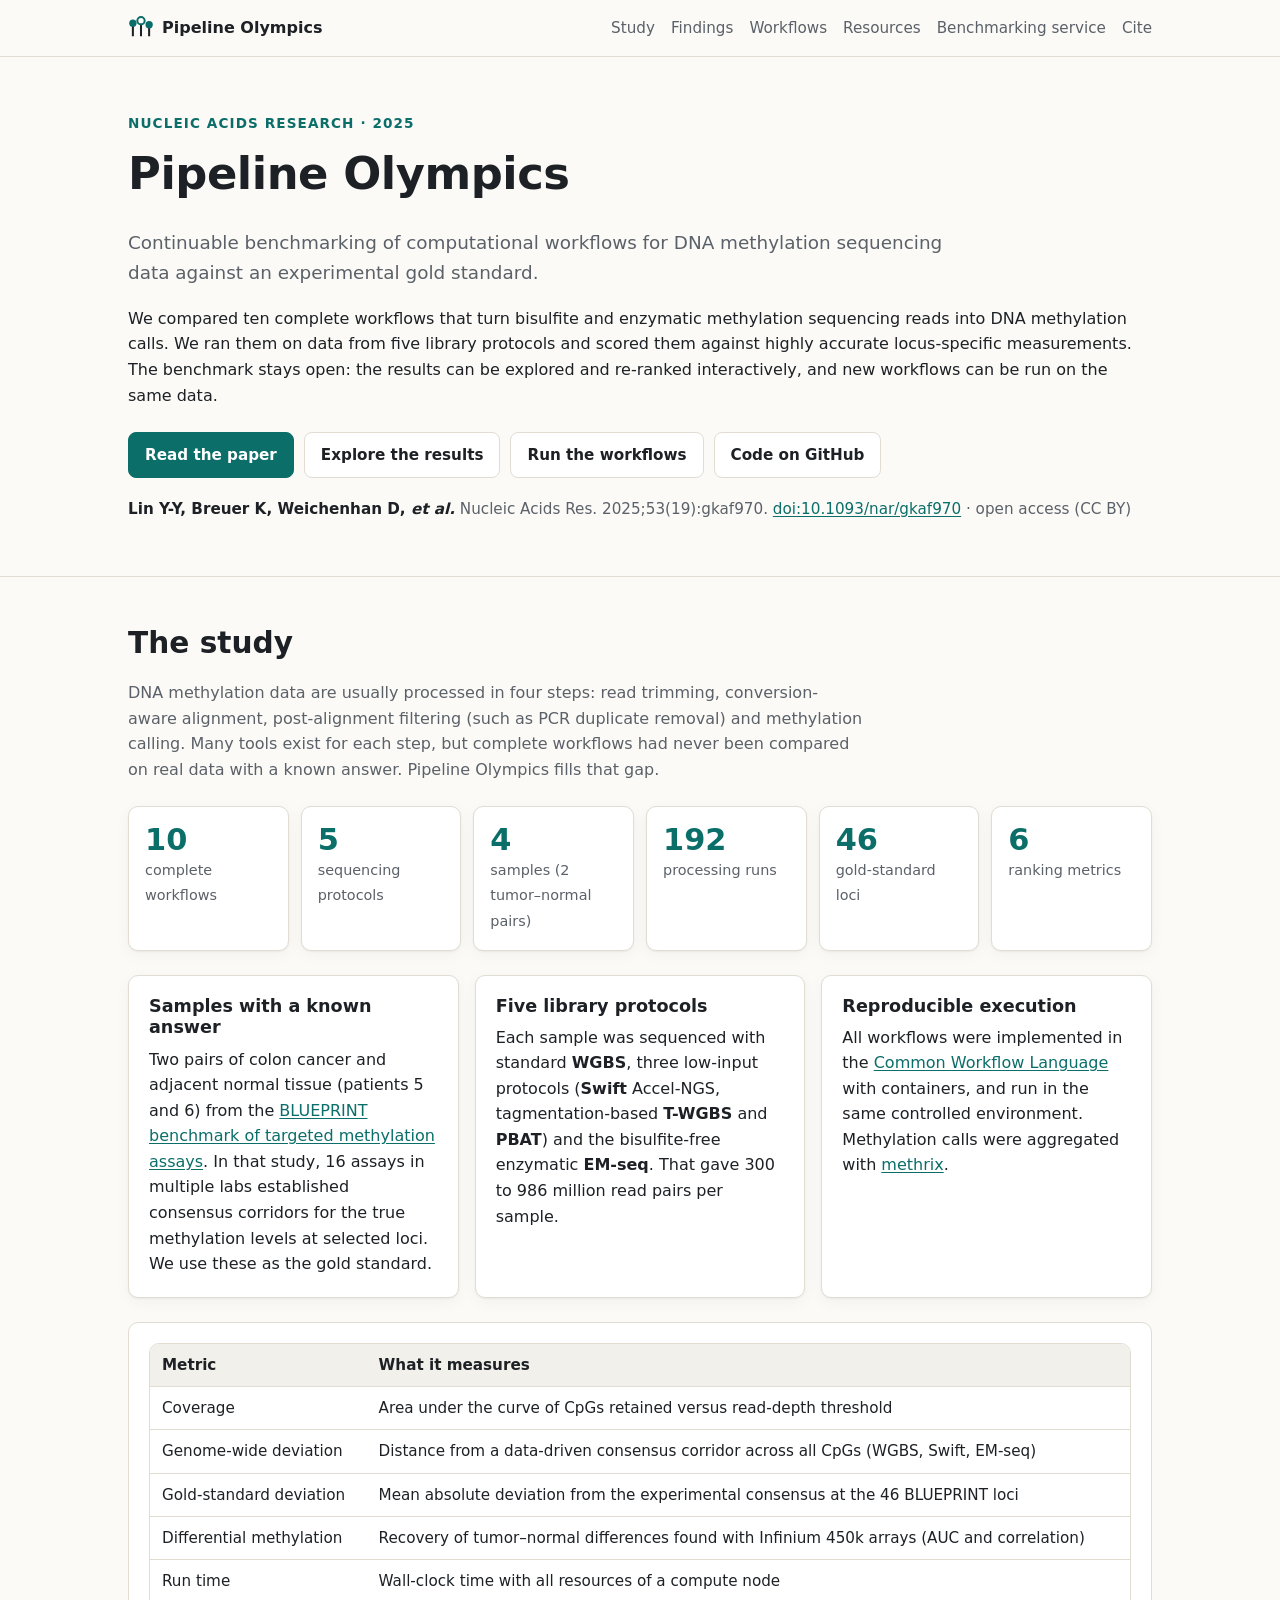
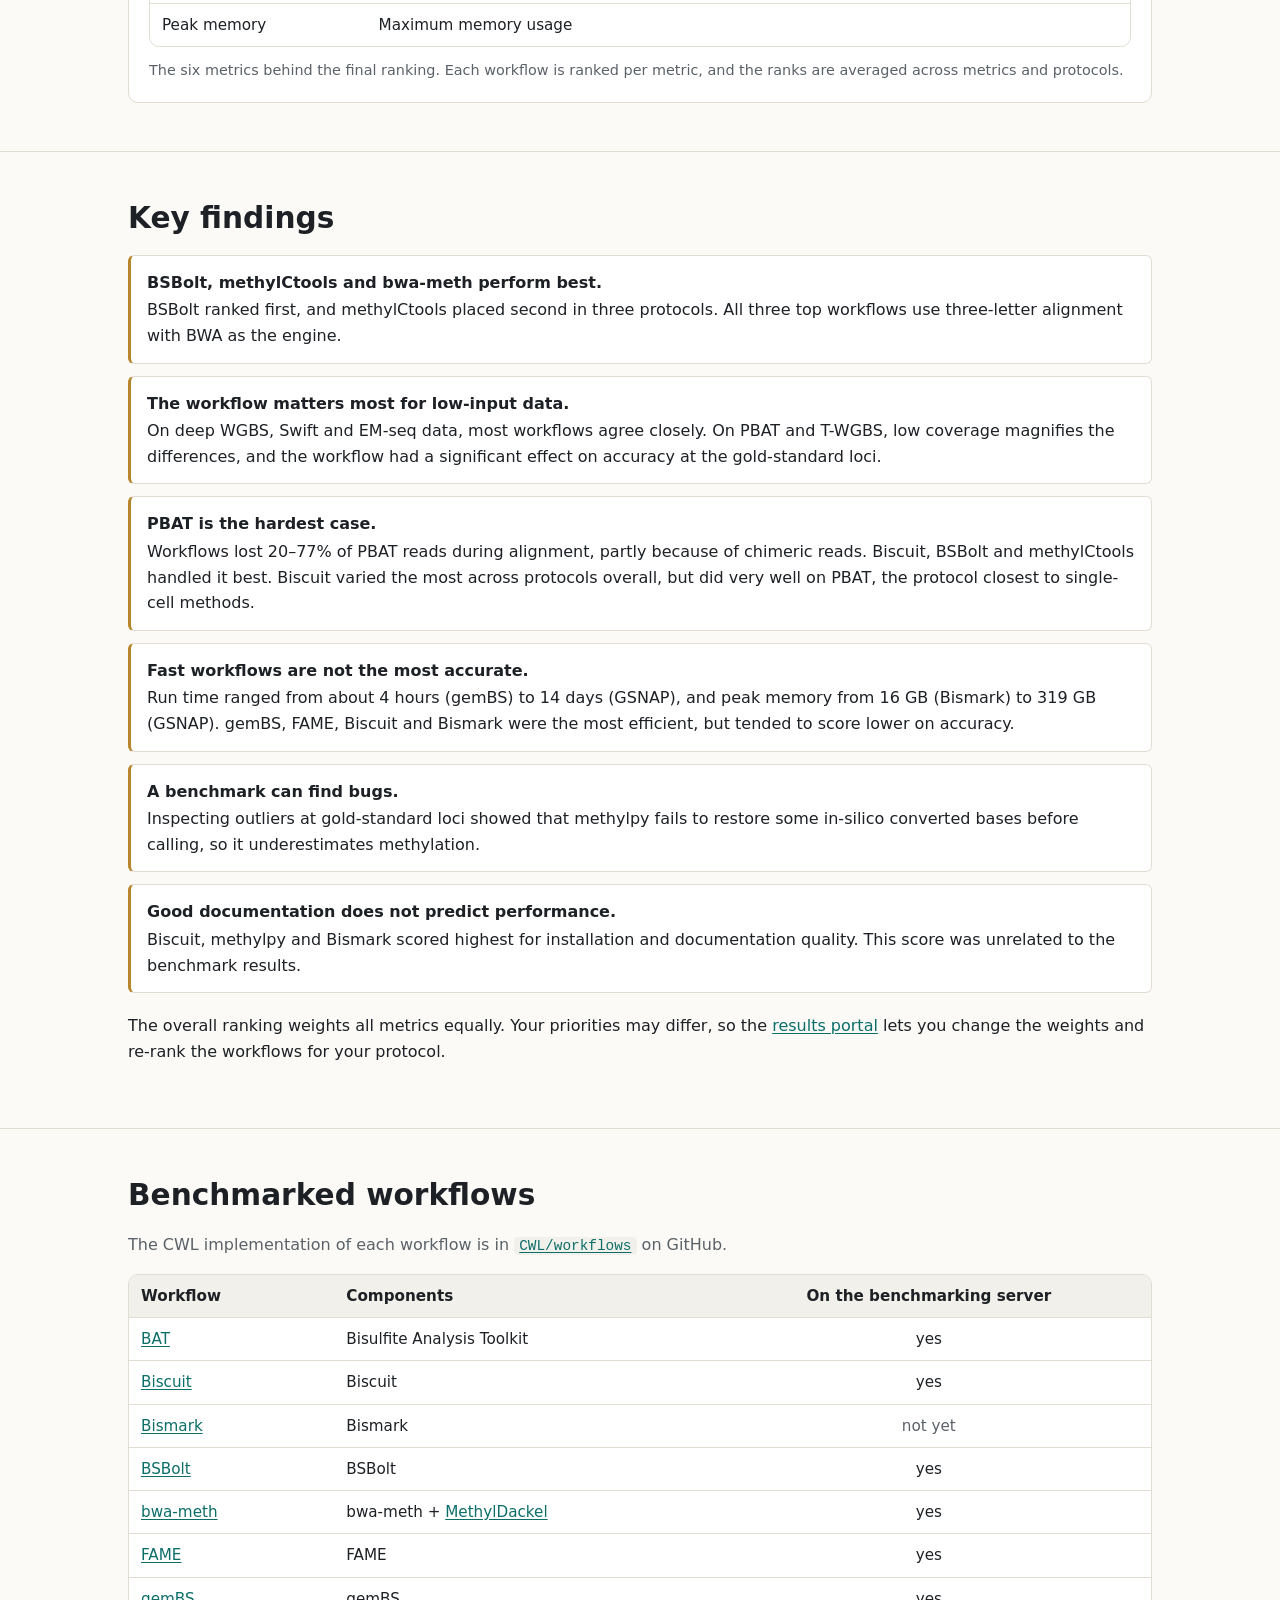
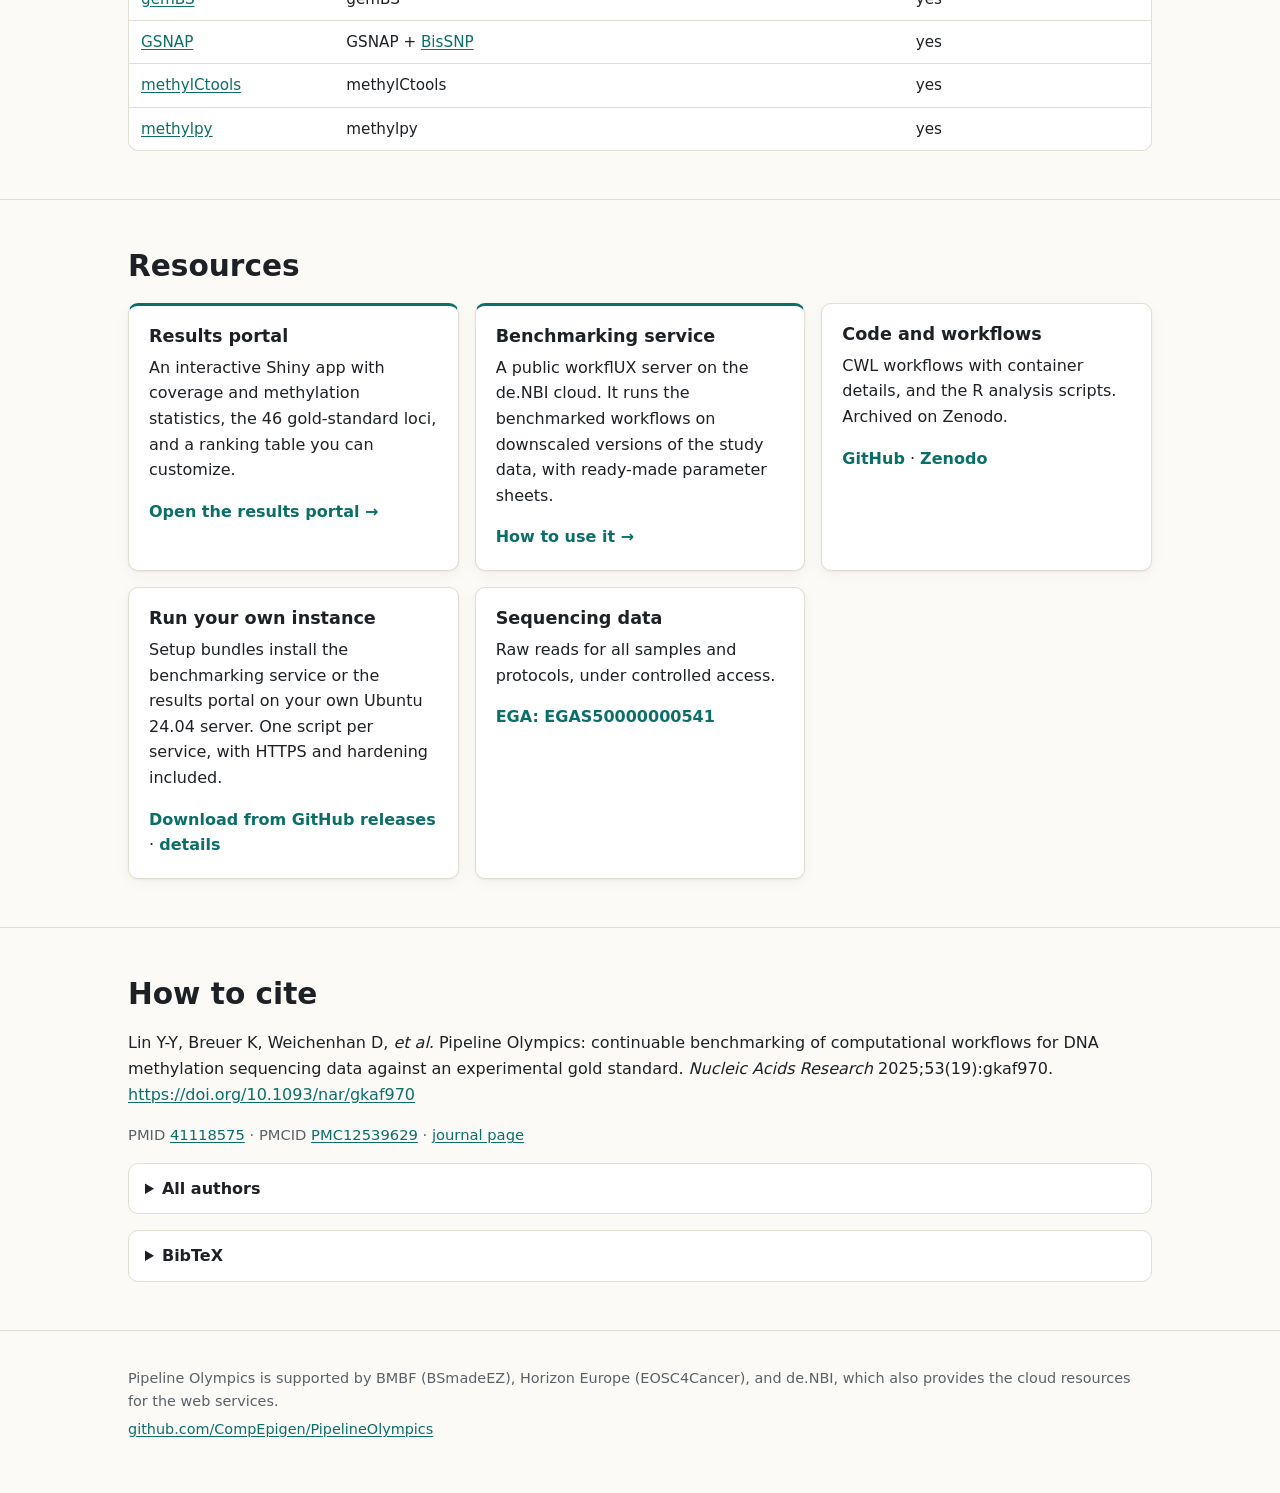
<file: docs/index.html>
<!DOCTYPE html>
<html lang="en">
<head>
  <meta charset="UTF-8">
  <meta name="viewport" content="width=device-width, initial-scale=1">
  <title>Pipeline Olympics</title>
  <meta name="description" content="Pipeline Olympics: continuable benchmarking of computational workflows for DNA methylation sequencing data against an experimental gold standard (Nucleic Acids Research, 2025).">
  <link rel="stylesheet" href="assets/style.css">
  <link rel="icon" href="data:image/svg+xml,%3Csvg xmlns='http://www.w3.org/2000/svg' viewBox='0 0 32 32'%3E%3Cpath d='M6 26V12M16 26V6M26 26V14' stroke='%230b6e69' stroke-width='2.5'/%3E%3Ccircle cx='6' cy='10' r='4.5' fill='%230b6e69'/%3E%3Ccircle cx='16' cy='6' r='4.5' fill='white' stroke='%230b6e69' stroke-width='2.5'/%3E%3Ccircle cx='26' cy='12' r='4.5' fill='%230b6e69'/%3E%3C/svg%3E">
</head>
<body>

<header class="site-header">
  <div class="wrap">
    <a class="brand" href="./">
      <svg viewBox="0 0 32 32" aria-hidden="true"><path d="M6 26V12M16 26V8M26 26V14" stroke="currentColor" stroke-width="2.5"/><circle cx="6" cy="10" r="4.5" fill="var(--accent)"/><circle cx="16" cy="7" r="4.5" fill="var(--surface)" stroke="var(--accent)" stroke-width="2.5"/><circle cx="26" cy="12" r="4.5" fill="var(--accent)"/></svg>
      Pipeline Olympics
    </a>
    <nav class="site-nav" aria-label="Main">
      <a href="#study">Study</a>
      <a href="#findings">Findings</a>
      <a href="#workflows">Workflows</a>
      <a href="#resources">Resources</a>
      <a href="workflux/">Benchmarking service</a>
      <a href="#cite">Cite</a>
    </nav>
  </div>
</header>

<main>
  <div class="hero">
    <div class="wrap">
      <p class="eyebrow">Nucleic Acids Research · 2025</p>
      <h1>Pipeline Olympics</h1>
      <p class="lede">Continuable benchmarking of computational workflows for DNA methylation sequencing data against an experimental gold standard.</p>
      <p>We compared ten complete workflows that turn bisulfite and enzymatic methylation sequencing reads into DNA methylation calls. We ran them on data from five library protocols and scored them against highly accurate locus-specific measurements. The benchmark stays open: the results can be explored and re-ranked interactively, and new workflows can be run on the same data.</p>
      <div class="actions">
        <a class="btn primary" href="https://doi.org/10.1093/nar/gkaf970">Read the paper</a>
        <a class="btn" href="shiny/">Explore the results</a>
        <a class="btn" href="workflux/">Run the workflows</a>
        <a class="btn" href="https://github.com/CompEpigen/PipelineOlympics">Code on GitHub</a>
      </div>
      <p class="citation-line"><strong>Lin Y-Y, Breuer K, Weichenhan D, <i>et al.</i></strong> Nucleic Acids Res. 2025;53(19):gkaf970. <a href="https://doi.org/10.1093/nar/gkaf970">doi:10.1093/nar/gkaf970</a> · open access (CC BY)</p>
    </div>
  </div>

  <section id="study">
    <div class="wrap">
      <h2>The study</h2>
      <p class="section-intro">DNA methylation data are usually processed in four steps: read trimming, conversion-aware alignment, post-alignment filtering (such as PCR duplicate removal) and methylation calling. Many tools exist for each step, but complete workflows had never been compared on real data with a known answer. Pipeline Olympics fills that gap.</p>

      <div class="stats">
        <div class="stat"><b>10</b><span>complete workflows</span></div>
        <div class="stat"><b>5</b><span>sequencing protocols</span></div>
        <div class="stat"><b>4</b><span>samples (2 tumor–normal pairs)</span></div>
        <div class="stat"><b>192</b><span>processing runs</span></div>
        <div class="stat"><b>46</b><span>gold-standard loci</span></div>
        <div class="stat"><b>6</b><span>ranking metrics</span></div>
      </div>

      <div class="grid" style="margin-top:24px">
        <div class="card">
          <h3>Samples with a known answer</h3>
          <p>Two pairs of colon cancer and adjacent normal tissue (patients 5 and 6) from the <a href="https://doi.org/10.1038/nbt.3605">BLUEPRINT benchmark of targeted methylation assays</a>. In that study, 16 assays in multiple labs established consensus corridors for the true methylation levels at selected loci. We use these as the gold standard.</p>
        </div>
        <div class="card">
          <h3>Five library protocols</h3>
          <p>Each sample was sequenced with standard <b>WGBS</b>, three low-input protocols (<b>Swift</b> Accel-NGS, tagmentation-based <b>T-WGBS</b> and <b>PBAT</b>) and the bisulfite-free enzymatic <b>EM-seq</b>. That gave 300 to 986 million read pairs per sample.</p>
        </div>
        <div class="card">
          <h3>Reproducible execution</h3>
          <p>All workflows were implemented in the <a href="https://www.commonwl.org/">Common Workflow Language</a> with containers, and run in the same controlled environment. Methylation calls were aggregated with <a href="https://bioconductor.org/packages/methrix/">methrix</a>.</p>
        </div>
      </div>

      <figure class="figure">
        <div class="table-scroll">
          <table>
            <thead><tr><th>Metric</th><th>What it measures</th></tr></thead>
            <tbody>
              <tr><td>Coverage</td><td>Area under the curve of CpGs retained versus read-depth threshold</td></tr>
              <tr><td>Genome-wide deviation</td><td>Distance from a data-driven consensus corridor across all CpGs (WGBS, Swift, EM-seq)</td></tr>
              <tr><td>Gold-standard deviation</td><td>Mean absolute deviation from the experimental consensus at the 46 BLUEPRINT loci</td></tr>
              <tr><td>Differential methylation</td><td>Recovery of tumor–normal differences found with Infinium 450k arrays (AUC and correlation)</td></tr>
              <tr><td>Run time</td><td>Wall-clock time with all resources of a compute node</td></tr>
              <tr><td>Peak memory</td><td>Maximum memory usage</td></tr>
            </tbody>
          </table>
        </div>
        <figcaption>The six metrics behind the final ranking. Each workflow is ranked per metric, and the ranks are averaged across metrics and protocols.</figcaption>
      </figure>
    </div>
  </section>

  <section id="findings">
    <div class="wrap">
      <h2>Key findings</h2>
      <ul class="findings">
        <li><b>BSBolt, methylCtools and bwa-meth perform best.</b> BSBolt ranked first, and methylCtools placed second in three protocols. All three top workflows use three-letter alignment with BWA as the engine.</li>
        <li><b>The workflow matters most for low-input data.</b> On deep WGBS, Swift and EM-seq data, most workflows agree closely. On PBAT and T-WGBS, low coverage magnifies the differences, and the workflow had a significant effect on accuracy at the gold-standard loci.</li>
        <li><b>PBAT is the hardest case.</b> Workflows lost 20–77% of PBAT reads during alignment, partly because of chimeric reads. Biscuit, BSBolt and methylCtools handled it best. Biscuit varied the most across protocols overall, but did very well on PBAT, the protocol closest to single-cell methods.</li>
        <li><b>Fast workflows are not the most accurate.</b> Run time ranged from about 4 hours (gemBS) to 14 days (GSNAP), and peak memory from 16 GB (Bismark) to 319 GB (GSNAP). gemBS, FAME, Biscuit and Bismark were the most efficient, but tended to score lower on accuracy.</li>
        <li><b>A benchmark can find bugs.</b> Inspecting outliers at gold-standard loci showed that methylpy fails to restore some in-silico converted bases before calling, so it underestimates methylation.</li>
        <li><b>Good documentation does not predict performance.</b> Biscuit, methylpy and Bismark scored highest for installation and documentation quality. This score was unrelated to the benchmark results.</li>
      </ul>
      <p style="margin-top:20px">The overall ranking weights all metrics equally. Your priorities may differ, so the <a href="shiny/">results portal</a> lets you change the weights and re-rank the workflows for your protocol.</p>
    </div>
  </section>

  <section id="workflows">
    <div class="wrap">
      <h2>Benchmarked workflows</h2>
      <p class="section-intro">The CWL implementation of each workflow is in <a href="https://github.com/CompEpigen/PipelineOlympics/tree/main/CWL/workflows"><code>CWL/workflows</code></a> on GitHub.</p>
      <div class="table-scroll">
        <table>
          <thead><tr><th>Workflow</th><th>Components</th><th class="c">On the benchmarking server</th></tr></thead>
          <tbody>
            <tr><td><a href="http://www.bioinf.uni-leipzig.de/Software/BAT/">BAT</a></td><td>Bisulfite Analysis Toolkit</td><td class="c">yes</td></tr>
            <tr><td><a href="https://huishenlab.github.io/biscuit/">Biscuit</a></td><td>Biscuit</td><td class="c">yes</td></tr>
            <tr><td><a href="https://www.bioinformatics.babraham.ac.uk/projects/bismark/">Bismark</a></td><td>Bismark</td><td class="c na">not yet</td></tr>
            <tr><td><a href="https://github.com/NuttyLogic/BSBolt">BSBolt</a></td><td>BSBolt</td><td class="c">yes</td></tr>
            <tr><td><a href="https://github.com/brentp/bwa-meth">bwa-meth</a></td><td>bwa-meth + <a href="https://github.com/dpryan79/MethylDackel">MethylDackel</a></td><td class="c">yes</td></tr>
            <tr><td><a href="https://github.com/FischerJo/FAME">FAME</a></td><td>FAME</td><td class="c">yes</td></tr>
            <tr><td><a href="https://github.com/heathsc/gemBS">gemBS</a></td><td>gemBS</td><td class="c">yes</td></tr>
            <tr><td><a href="http://research-pub.gene.com/gmap/">GSNAP</a></td><td>GSNAP + <a href="https://people.csail.mit.edu/dnaase/bissnp2011/">BisSNP</a></td><td class="c">yes</td></tr>
            <tr><td><a href="https://github.com/hovestadt/methylCtools">methylCtools</a></td><td>methylCtools</td><td class="c">yes</td></tr>
            <tr><td><a href="https://github.com/yupenghe/methylpy">methylpy</a></td><td>methylpy</td><td class="c">yes</td></tr>
          </tbody>
        </table>
      </div>
    </div>
  </section>

  <section id="resources">
    <div class="wrap">
      <h2>Resources</h2>
      <div class="grid">
        <div class="card feature">
          <h3>Results portal</h3>
          <p>An interactive Shiny app with coverage and methylation statistics, the 46 gold-standard loci, and a ranking table you can customize.</p>
          <a class="more" href="shiny/">Open the results portal →</a>
        </div>
        <div class="card feature">
          <h3>Benchmarking service</h3>
          <p>A public workflUX server on the de.NBI cloud. It runs the benchmarked workflows on downscaled versions of the study data, with ready-made parameter sheets.</p>
          <a class="more" href="workflux/">How to use it →</a>
        </div>
        <div class="card">
          <h3>Code and workflows</h3>
          <p>CWL workflows with container details, and the R analysis scripts. Archived on Zenodo.</p>
          <a class="more" href="https://github.com/CompEpigen/PipelineOlympics">GitHub</a> · <a class="more" href="https://doi.org/10.5281/zenodo.16573651">Zenodo</a>
        </div>
        <div class="card">
          <h3>Run your own instance</h3>
          <p>Setup bundles install the benchmarking service or the results portal on your own Ubuntu 24.04 server. One script per service, with HTTPS and hardening included.</p>
          <a class="more" href="https://github.com/CompEpigen/PipelineOlympics/releases">Download from GitHub releases</a> · <a class="more" href="workflux/#own-server">details</a>
        </div>
        <div class="card">
          <h3>Sequencing data</h3>
          <p>Raw reads for all samples and protocols, under controlled access.</p>
          <a class="more" href="https://ega-archive.org/studies/EGAS50000000541">EGA: EGAS50000000541</a>
        </div>
      </div>
    </div>
  </section>

  <section id="cite">
    <div class="wrap">
      <h2>How to cite</h2>
      <p>Lin Y-Y, Breuer K, Weichenhan D, <i>et al.</i> Pipeline Olympics: continuable benchmarking of computational workflows for DNA methylation sequencing data against an experimental gold standard. <i>Nucleic Acids Research</i> 2025;53(19):gkaf970. <a href="https://doi.org/10.1093/nar/gkaf970">https://doi.org/10.1093/nar/gkaf970</a></p>
      <p class="authors">PMID <a href="https://pubmed.ncbi.nlm.nih.gov/41118575/">41118575</a> · PMCID <a href="https://pmc.ncbi.nlm.nih.gov/articles/PMC12539629/">PMC12539629</a> · <a href="https://academic.oup.com/nar/article/53/19/gkaf970/8294356">journal page</a></p>
      <details>
        <summary>All authors</summary>
        <p class="authors">Lin YY, Breuer K, Weichenhan D, Lafrenz P, Sarnataro A, Wilk A, Chepeleva M, Mücke O, Schönung M, Petermann F, Kensche PR, Weiser L, Thommen F, Giacomelli G, Nordstroem K, Gonzalez-Avalos E, Merkel A, Kretzmer H, Fischer J, Krämer S, Iskar M, Wolf S, Buchhalter I, Esteller M, Lawerenz C, Twardziok S, Zapatka M, Hovestadt V, Schlesner M, Schulz MH, Hoffmann S, Gerhauser C, Walter J, Hartmann M, Lipka DB, Assenov Y, Bock C, Plass C, Toth R, Lutsik P.</p>
      </details>
      <details>
        <summary>BibTeX</summary>
<pre><code>@article{lin2025pipelineolympics,
  author  = {Lin, Yu-Yu and Breuer, Kersten and Weichenhan, Dieter and others},
  title   = {Pipeline {Olympics}: continuable benchmarking of computational
             workflows for {DNA} methylation sequencing data against an
             experimental gold standard},
  journal = {Nucleic Acids Research},
  year    = {2025},
  volume  = {53},
  number  = {19},
  pages   = {gkaf970},
  doi     = {10.1093/nar/gkaf970}
}</code></pre>
      </details>
    </div>
  </section>
</main>

<footer class="site-footer">
  <div class="wrap">
    <p>Pipeline Olympics is supported by BMBF (BSmadeEZ), Horizon Europe (EOSC4Cancer), and de.NBI, which also provides the cloud resources for the web services.</p>
    <p><a href="https://github.com/CompEpigen/PipelineOlympics">github.com/CompEpigen/PipelineOlympics</a></p>
  </div>
</footer>

</body>
</html>
</file>
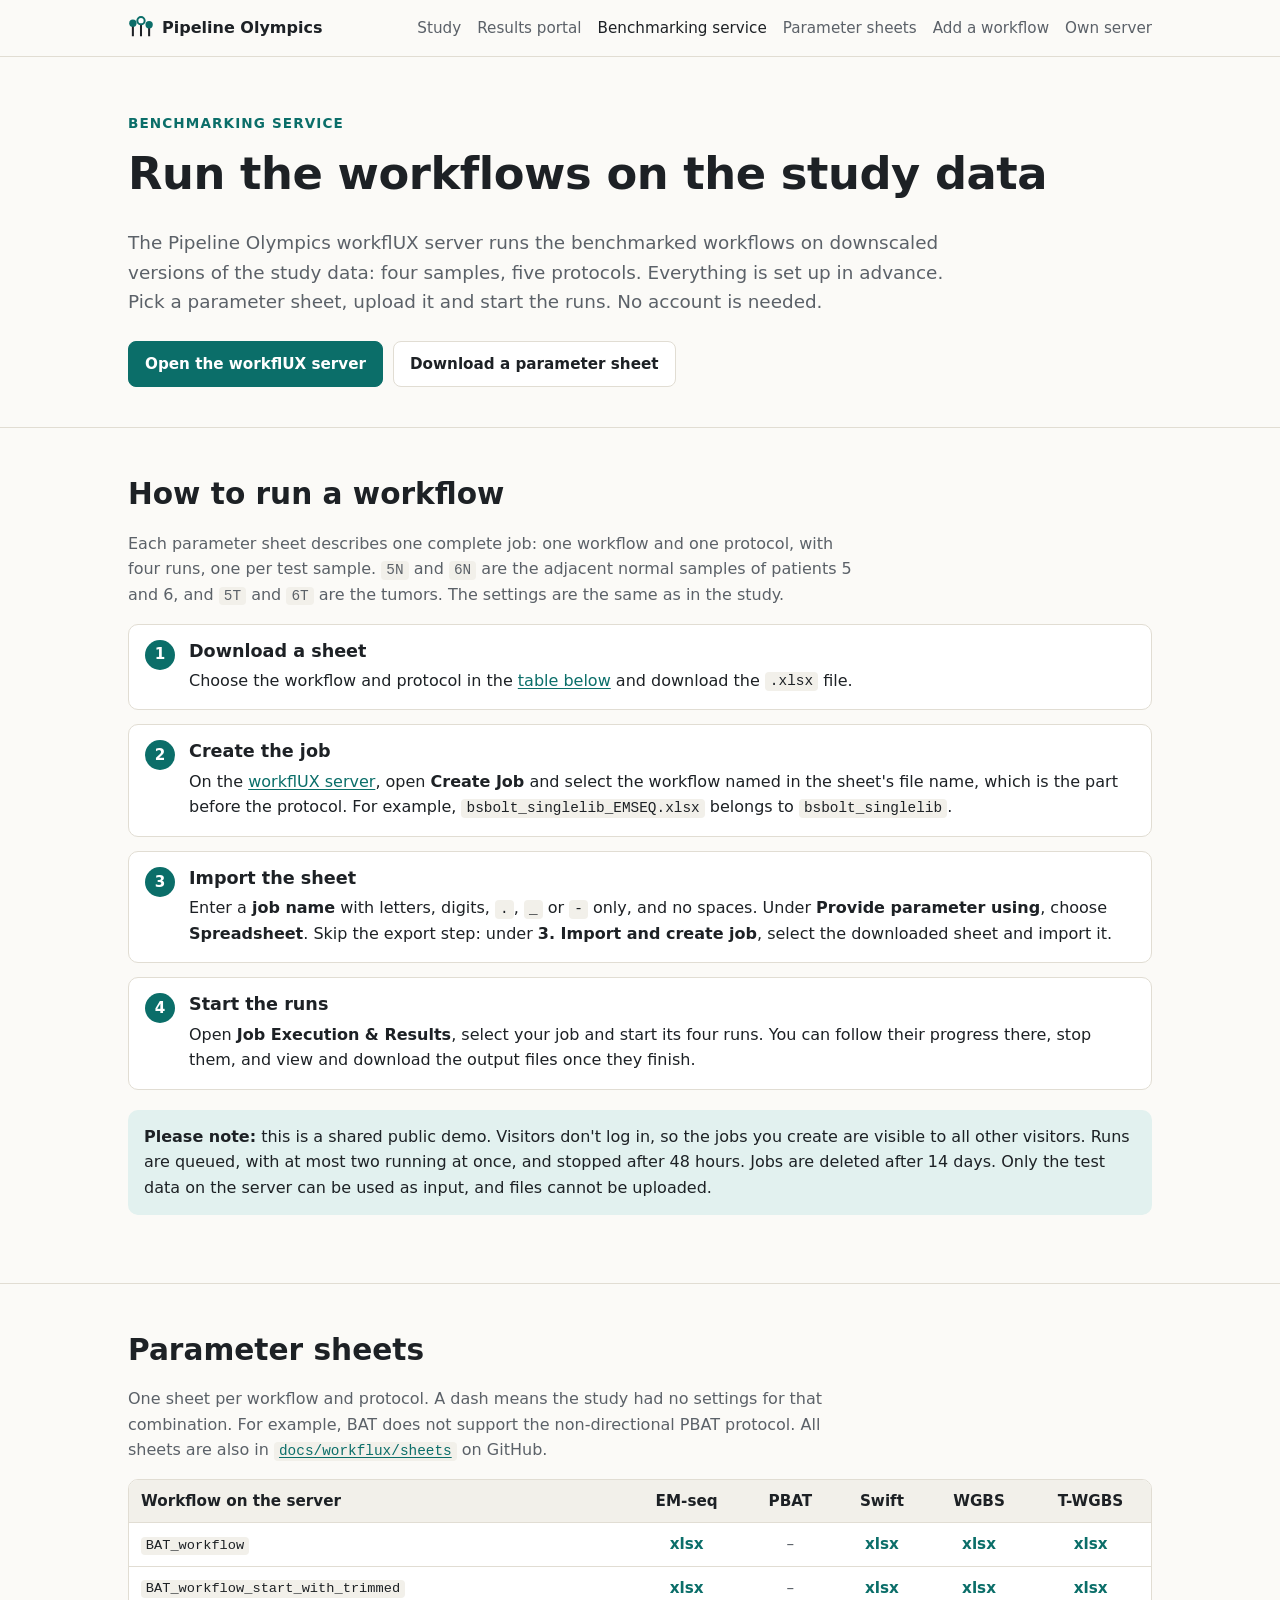
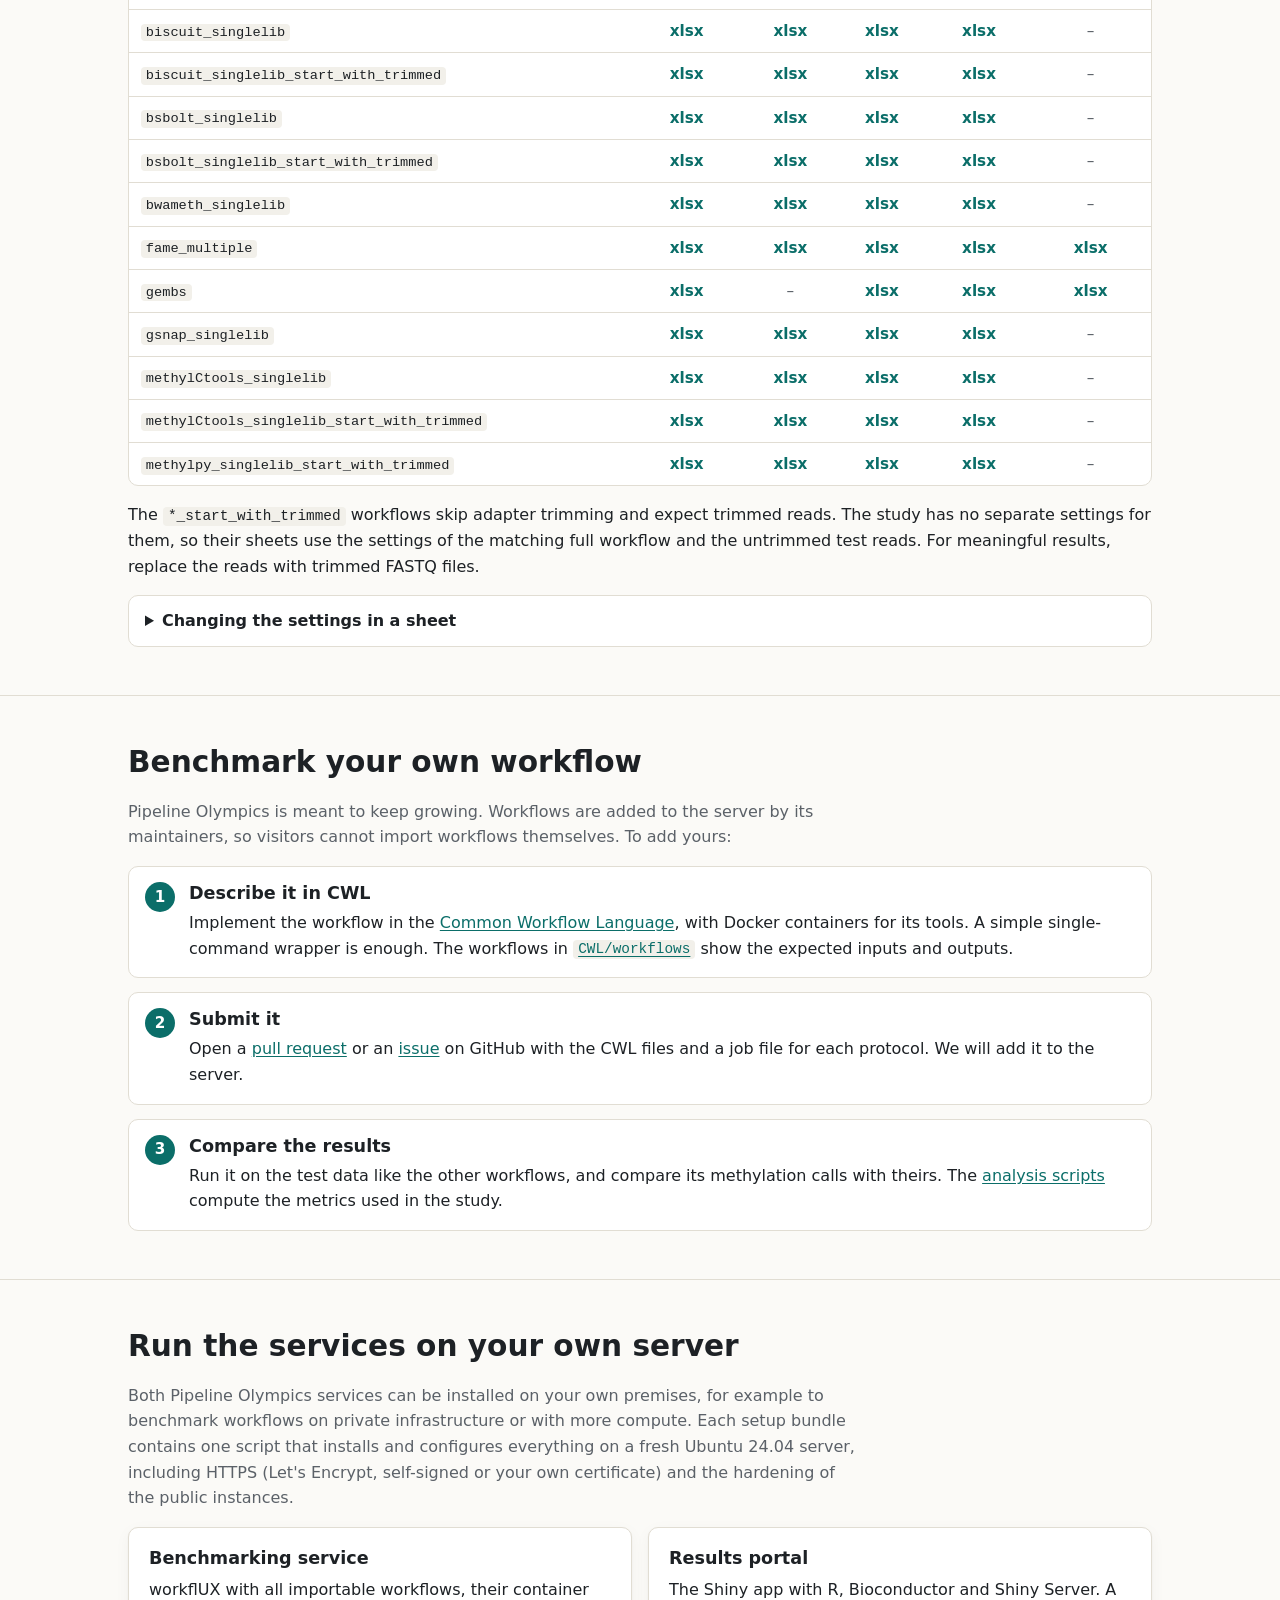
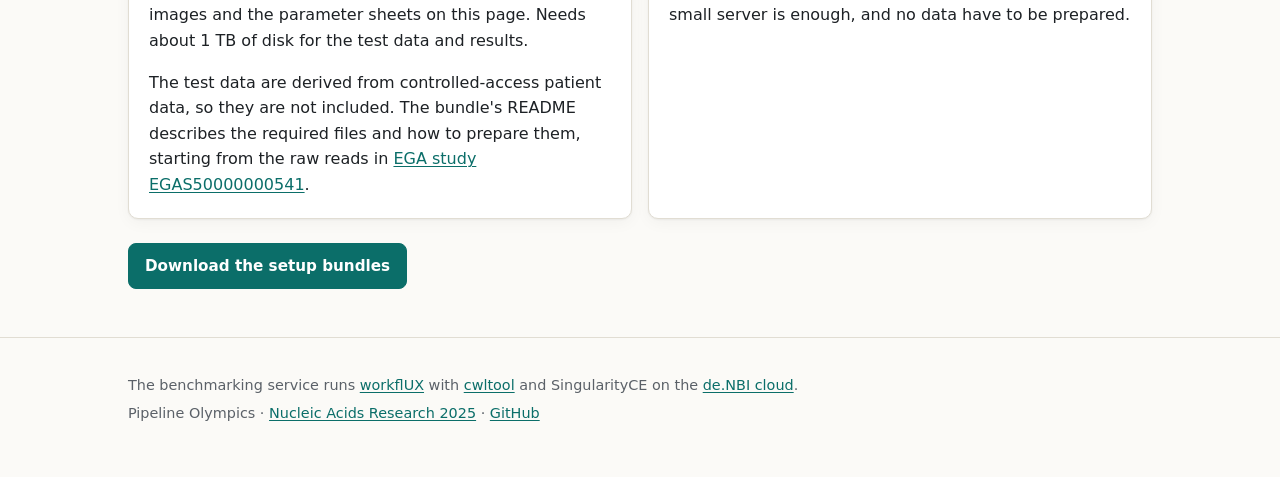
<file: docs/workflux/index.html>
<!DOCTYPE html>
<html lang="en">
<head>
  <meta charset="UTF-8">
  <meta name="viewport" content="width=device-width, initial-scale=1">
  <title>Benchmarking Service Guide</title>
  <meta name="description" content="How to run the Pipeline Olympics workflows on the public workflUX demo server with ready-made parameter sheets.">
  <link rel="stylesheet" href="../assets/style.css">
  <link rel="icon" href="data:image/svg+xml,%3Csvg xmlns='http://www.w3.org/2000/svg' viewBox='0 0 32 32'%3E%3Cpath d='M6 26V12M16 26V6M26 26V14' stroke='%230b6e69' stroke-width='2.5'/%3E%3Ccircle cx='6' cy='10' r='4.5' fill='%230b6e69'/%3E%3Ccircle cx='16' cy='6' r='4.5' fill='white' stroke='%230b6e69' stroke-width='2.5'/%3E%3Ccircle cx='26' cy='12' r='4.5' fill='%230b6e69'/%3E%3C/svg%3E">
</head>
<body>

<header class="site-header">
  <div class="wrap">
    <a class="brand" href="../">
      <svg viewBox="0 0 32 32" aria-hidden="true"><path d="M6 26V12M16 26V8M26 26V14" stroke="currentColor" stroke-width="2.5"/><circle cx="6" cy="10" r="4.5" fill="var(--accent)"/><circle cx="16" cy="7" r="4.5" fill="var(--surface)" stroke="var(--accent)" stroke-width="2.5"/><circle cx="26" cy="12" r="4.5" fill="var(--accent)"/></svg>
      Pipeline Olympics
    </a>
    <nav class="site-nav" aria-label="Main">
      <a href="../">Study</a>
      <a href="../shiny/">Results portal</a>
      <a href="./" aria-current="page">Benchmarking service</a>
      <a href="#sheets">Parameter sheets</a>
      <a href="#own-workflow">Add a workflow</a>
      <a href="#own-server">Own server</a>
    </nav>
  </div>
</header>

<main>
  <div class="hero">
    <div class="wrap">
      <p class="eyebrow">Benchmarking service</p>
      <h1>Run the workflows on the study data</h1>
      <p class="lede">The Pipeline Olympics workflUX server runs the benchmarked workflows on downscaled versions of the study data: four samples, five protocols. Everything is set up in advance. Pick a parameter sheet, upload it and start the runs. No account is needed.</p>
      <div class="actions">
        <a class="btn primary" href="https://194.94.113.7/">Open the workflUX server</a>
        <a class="btn" href="#sheets">Download a parameter sheet</a>
      </div>
    </div>
  </div>

  <section id="how">
    <div class="wrap">
      <h2>How to run a workflow</h2>
      <p class="section-intro">Each parameter sheet describes one complete job: one workflow and one protocol, with four runs, one per test sample. <code>5N</code> and <code>6N</code> are the adjacent normal samples of patients 5 and 6, and <code>5T</code> and <code>6T</code> are the tumors. The settings are the same as in the study.</p>
      <ol class="steps">
        <li>
          <h3>Download a sheet</h3>
          <p>Choose the workflow and protocol in the <a href="#sheets">table below</a> and download the <code>.xlsx</code> file.</p>
        </li>
        <li>
          <h3>Create the job</h3>
          <p>On the <a href="https://194.94.113.7/">workflUX server</a>, open <b>Create Job</b> and select the workflow named in the sheet's file name, which is the part before the protocol. For example, <code>bsbolt_singlelib_EMSEQ.xlsx</code> belongs to <code>bsbolt_singlelib</code>.</p>
        </li>
        <li>
          <h3>Import the sheet</h3>
          <p>Enter a <b>job name</b> with letters, digits, <code>.</code>, <code>_</code> or <code>-</code> only, and no spaces. Under <b>Provide parameter using</b>, choose <b>Spreadsheet</b>. Skip the export step: under <b>3. Import and create job</b>, select the downloaded sheet and import it.</p>
        </li>
        <li>
          <h3>Start the runs</h3>
          <p>Open <b>Job Execution &amp; Results</b>, select your job and start its four runs. You can follow their progress there, stop them, and view and download the output files once they finish.</p>
        </li>
      </ol>

      <div class="note">
        <p><b>Please note:</b> this is a shared public demo. Visitors don't log in, so the jobs you create are visible to all other visitors. Runs are queued, with at most two running at once, and stopped after 48 hours. Jobs are deleted after 14 days. Only the test data on the server can be used as input, and files cannot be uploaded.</p>
      </div>
    </div>
  </section>

  <section id="sheets">
    <div class="wrap">
      <h2>Parameter sheets</h2>
      <p class="section-intro">One sheet per workflow and protocol. A dash means the study had no settings for that combination. For example, BAT does not support the non-directional PBAT protocol. All sheets are also in <a href="https://github.com/CompEpigen/PipelineOlympics/tree/main/docs/workflux/sheets"><code>docs/workflux/sheets</code></a> on GitHub.</p>
      <div class="table-scroll">
        <table>
          <thead><tr><th>Workflow on the server</th><th class="c">EM-seq</th><th class="c">PBAT</th><th class="c">Swift</th><th class="c">WGBS</th><th class="c">T-WGBS</th></tr></thead>
          <tbody>
            <tr><td><code>BAT_workflow</code></td><td class="c"><a class="dl" href="sheets/BAT_workflow_EMSEQ.xlsx" download>xlsx</a></td><td class="c na">–</td><td class="c"><a class="dl" href="sheets/BAT_workflow_SWIFT.xlsx" download>xlsx</a></td><td class="c"><a class="dl" href="sheets/BAT_workflow_WGBS.xlsx" download>xlsx</a></td><td class="c"><a class="dl" href="sheets/BAT_workflow_TWGBS.xlsx" download>xlsx</a></td></tr>
            <tr><td><code>BAT_workflow_start_with_trimmed</code></td><td class="c"><a class="dl" href="sheets/BAT_workflow_start_with_trimmed_EMSEQ.xlsx" download>xlsx</a></td><td class="c na">–</td><td class="c"><a class="dl" href="sheets/BAT_workflow_start_with_trimmed_SWIFT.xlsx" download>xlsx</a></td><td class="c"><a class="dl" href="sheets/BAT_workflow_start_with_trimmed_WGBS.xlsx" download>xlsx</a></td><td class="c"><a class="dl" href="sheets/BAT_workflow_start_with_trimmed_TWGBS.xlsx" download>xlsx</a></td></tr>
            <tr><td><code>biscuit_singlelib</code></td><td class="c"><a class="dl" href="sheets/biscuit_singlelib_EMSEQ.xlsx" download>xlsx</a></td><td class="c"><a class="dl" href="sheets/biscuit_singlelib_PBAT.xlsx" download>xlsx</a></td><td class="c"><a class="dl" href="sheets/biscuit_singlelib_SWIFT.xlsx" download>xlsx</a></td><td class="c"><a class="dl" href="sheets/biscuit_singlelib_WGBS.xlsx" download>xlsx</a></td><td class="c na">–</td></tr>
            <tr><td><code>biscuit_singlelib_start_with_trimmed</code></td><td class="c"><a class="dl" href="sheets/biscuit_singlelib_start_with_trimmed_EMSEQ.xlsx" download>xlsx</a></td><td class="c"><a class="dl" href="sheets/biscuit_singlelib_start_with_trimmed_PBAT.xlsx" download>xlsx</a></td><td class="c"><a class="dl" href="sheets/biscuit_singlelib_start_with_trimmed_SWIFT.xlsx" download>xlsx</a></td><td class="c"><a class="dl" href="sheets/biscuit_singlelib_start_with_trimmed_WGBS.xlsx" download>xlsx</a></td><td class="c na">–</td></tr>
            <tr><td><code>bsbolt_singlelib</code></td><td class="c"><a class="dl" href="sheets/bsbolt_singlelib_EMSEQ.xlsx" download>xlsx</a></td><td class="c"><a class="dl" href="sheets/bsbolt_singlelib_PBAT.xlsx" download>xlsx</a></td><td class="c"><a class="dl" href="sheets/bsbolt_singlelib_SWIFT.xlsx" download>xlsx</a></td><td class="c"><a class="dl" href="sheets/bsbolt_singlelib_WGBS.xlsx" download>xlsx</a></td><td class="c na">–</td></tr>
            <tr><td><code>bsbolt_singlelib_start_with_trimmed</code></td><td class="c"><a class="dl" href="sheets/bsbolt_singlelib_start_with_trimmed_EMSEQ.xlsx" download>xlsx</a></td><td class="c"><a class="dl" href="sheets/bsbolt_singlelib_start_with_trimmed_PBAT.xlsx" download>xlsx</a></td><td class="c"><a class="dl" href="sheets/bsbolt_singlelib_start_with_trimmed_SWIFT.xlsx" download>xlsx</a></td><td class="c"><a class="dl" href="sheets/bsbolt_singlelib_start_with_trimmed_WGBS.xlsx" download>xlsx</a></td><td class="c na">–</td></tr>
            <tr><td><code>bwameth_singlelib</code></td><td class="c"><a class="dl" href="sheets/bwameth_singlelib_EMSEQ.xlsx" download>xlsx</a></td><td class="c"><a class="dl" href="sheets/bwameth_singlelib_PBAT.xlsx" download>xlsx</a></td><td class="c"><a class="dl" href="sheets/bwameth_singlelib_SWIFT.xlsx" download>xlsx</a></td><td class="c"><a class="dl" href="sheets/bwameth_singlelib_WGBS.xlsx" download>xlsx</a></td><td class="c na">–</td></tr>
            <tr><td><code>fame_multiple</code></td><td class="c"><a class="dl" href="sheets/fame_multiple_EMSEQ.xlsx" download>xlsx</a></td><td class="c"><a class="dl" href="sheets/fame_multiple_PBAT.xlsx" download>xlsx</a></td><td class="c"><a class="dl" href="sheets/fame_multiple_SWIFT.xlsx" download>xlsx</a></td><td class="c"><a class="dl" href="sheets/fame_multiple_WGBS.xlsx" download>xlsx</a></td><td class="c"><a class="dl" href="sheets/fame_multiple_TWGBS.xlsx" download>xlsx</a></td></tr>
            <tr><td><code>gembs</code></td><td class="c"><a class="dl" href="sheets/gembs_EMSEQ.xlsx" download>xlsx</a></td><td class="c na">–</td><td class="c"><a class="dl" href="sheets/gembs_SWIFT.xlsx" download>xlsx</a></td><td class="c"><a class="dl" href="sheets/gembs_WGBS.xlsx" download>xlsx</a></td><td class="c"><a class="dl" href="sheets/gembs_TWGBS.xlsx" download>xlsx</a></td></tr>
            <tr><td><code>gsnap_singlelib</code></td><td class="c"><a class="dl" href="sheets/gsnap_singlelib_EMSEQ.xlsx" download>xlsx</a></td><td class="c"><a class="dl" href="sheets/gsnap_singlelib_PBAT.xlsx" download>xlsx</a></td><td class="c"><a class="dl" href="sheets/gsnap_singlelib_SWIFT.xlsx" download>xlsx</a></td><td class="c"><a class="dl" href="sheets/gsnap_singlelib_WGBS.xlsx" download>xlsx</a></td><td class="c na">–</td></tr>
            <tr><td><code>methylCtools_singlelib</code></td><td class="c"><a class="dl" href="sheets/methylCtools_singlelib_EMSEQ.xlsx" download>xlsx</a></td><td class="c"><a class="dl" href="sheets/methylCtools_singlelib_PBAT.xlsx" download>xlsx</a></td><td class="c"><a class="dl" href="sheets/methylCtools_singlelib_SWIFT.xlsx" download>xlsx</a></td><td class="c"><a class="dl" href="sheets/methylCtools_singlelib_WGBS.xlsx" download>xlsx</a></td><td class="c na">–</td></tr>
            <tr><td><code>methylCtools_singlelib_start_with_trimmed</code></td><td class="c"><a class="dl" href="sheets/methylCtools_singlelib_start_with_trimmed_EMSEQ.xlsx" download>xlsx</a></td><td class="c"><a class="dl" href="sheets/methylCtools_singlelib_start_with_trimmed_PBAT.xlsx" download>xlsx</a></td><td class="c"><a class="dl" href="sheets/methylCtools_singlelib_start_with_trimmed_SWIFT.xlsx" download>xlsx</a></td><td class="c"><a class="dl" href="sheets/methylCtools_singlelib_start_with_trimmed_WGBS.xlsx" download>xlsx</a></td><td class="c na">–</td></tr>
            <tr><td><code>methylpy_singlelib_start_with_trimmed</code></td><td class="c"><a class="dl" href="sheets/methylpy_singlelib_start_with_trimmed_EMSEQ.xlsx" download>xlsx</a></td><td class="c"><a class="dl" href="sheets/methylpy_singlelib_start_with_trimmed_PBAT.xlsx" download>xlsx</a></td><td class="c"><a class="dl" href="sheets/methylpy_singlelib_start_with_trimmed_SWIFT.xlsx" download>xlsx</a></td><td class="c"><a class="dl" href="sheets/methylpy_singlelib_start_with_trimmed_WGBS.xlsx" download>xlsx</a></td><td class="c na">–</td></tr>
          </tbody>
        </table>
      </div>
      <p style="margin-top:16px">The <code>*_start_with_trimmed</code> workflows skip adapter trimming and expect trimmed reads. The study has no separate settings for them, so their sheets use the settings of the matching full workflow and the untrimmed test reads. For meaningful results, replace the reads with trimmed FASTQ files.</p>

      <details>
        <summary>Changing the settings in a sheet</summary>
        <p style="margin-top:12px">Open the sheet in Excel or LibreOffice, edit it, save it as <code>.xlsx</code> and import it as above.</p>
        <div class="table-scroll">
          <table>
            <thead><tr><th>Tab</th><th>Contents</th></tr></thead>
            <tbody>
              <tr><td><code>global single values</code></td><td>Settings shared by all four runs (<code>null</code> = not set)</td></tr>
              <tr><td><code>run-specific single values</code></td><td>One row per run, for example the output name</td></tr>
              <tr><td><code>read1</code>, <code>read2</code></td><td>The FASTQ files of each run, one row per run</td></tr>
              <tr><td><code>config</code>, <code>metadata</code></td><td>Used by workflUX, leave unchanged</td></tr>
            </tbody>
          </table>
        </div>
        <p style="margin-top:12px">Input files must be on the server under <code>/data/data</code>. To use your own settings without a sheet, choose <b>HTML form</b> instead of <b>Spreadsheet</b> in step 3.</p>
      </details>
    </div>
  </section>

  <section id="own-workflow">
    <div class="wrap">
      <h2>Benchmark your own workflow</h2>
      <p class="section-intro">Pipeline Olympics is meant to keep growing. Workflows are added to the server by its maintainers, so visitors cannot import workflows themselves. To add yours:</p>
      <ol class="steps">
        <li>
          <h3>Describe it in CWL</h3>
          <p>Implement the workflow in the <a href="https://www.commonwl.org/">Common Workflow Language</a>, with Docker containers for its tools. A simple single-command wrapper is enough. The workflows in <a href="https://github.com/CompEpigen/PipelineOlympics/tree/main/CWL/workflows"><code>CWL/workflows</code></a> show the expected inputs and outputs.</p>
        </li>
        <li>
          <h3>Submit it</h3>
          <p>Open a <a href="https://github.com/CompEpigen/PipelineOlympics/pulls">pull request</a> or an <a href="https://github.com/CompEpigen/PipelineOlympics/issues">issue</a> on GitHub with the CWL files and a job file for each protocol. We will add it to the server.</p>
        </li>
        <li>
          <h3>Compare the results</h3>
          <p>Run it on the test data like the other workflows, and compare its methylation calls with theirs. The <a href="https://github.com/CompEpigen/PipelineOlympics/tree/main/analysis">analysis scripts</a> compute the metrics used in the study.</p>
        </li>
      </ol>
    </div>
  </section>

  <section id="own-server">
    <div class="wrap">
      <h2>Run the services on your own server</h2>
      <p class="section-intro">Both Pipeline Olympics services can be installed on your own premises, for example to benchmark workflows on private infrastructure or with more compute. Each setup bundle contains one script that installs and configures everything on a fresh Ubuntu 24.04 server, including HTTPS (Let's Encrypt, self-signed or your own certificate) and the hardening of the public instances.</p>
      <div class="grid">
        <div class="card">
          <h3>Benchmarking service</h3>
          <p>workflUX with all importable workflows, their container images and the parameter sheets on this page. Needs about 1 TB of disk for the test data and results.</p>
          <p>The test data are derived from controlled-access patient data, so they are not included. The bundle's README describes the required files and how to prepare them, starting from the raw reads in <a href="https://ega-archive.org/studies/EGAS50000000541">EGA study EGAS50000000541</a>.</p>
        </div>
        <div class="card">
          <h3>Results portal</h3>
          <p>The Shiny app with R, Bioconductor and Shiny Server. A small server is enough, and no data have to be prepared.</p>
        </div>
      </div>
      <div class="actions">
        <a class="btn primary" href="https://github.com/CompEpigen/PipelineOlympics/releases">Download the setup bundles</a>
      </div>
    </div>
  </section>
</main>

<footer class="site-footer">
  <div class="wrap">
    <p>The benchmarking service runs <a href="https://github.com/workflux/workflUX">workflUX</a> with <a href="https://github.com/common-workflow-language/cwltool">cwltool</a> and SingularityCE on the <a href="https://www.denbi.de/cloud">de.NBI cloud</a>.</p>
    <p>Pipeline Olympics · <a href="https://doi.org/10.1093/nar/gkaf970">Nucleic Acids Research 2025</a> · <a href="https://github.com/CompEpigen/PipelineOlympics">GitHub</a></p>
  </div>
</footer>

</body>
</html>
</file>
<file: docs/assets/style.css>
/* Pipeline Olympics website - shared styles (no external dependencies) */
:root {
  --bg: #fbfaf7;
  --surface: #ffffff;
  --surface-2: #f2f0ea;
  --text: #1d2125;
  --muted: #5b6168;
  --border: #e1ddd3;
  --accent: #0b6e69;
  --accent-ink: #ffffff;
  --accent-soft: #e2f1ef;
  --gold: #b7862a;
  --code-bg: #f2f0ea;
  --shadow: 0 1px 2px rgba(20, 20, 20, .05), 0 4px 16px rgba(20, 20, 20, .04);
  --radius: 10px;
  --wrap: 1080px;
  color-scheme: light;
}
@media (prefers-color-scheme: dark) {
  :root:not([data-theme="light"]) {
    --bg: #14171a;
    --surface: #1b1f23;
    --surface-2: #22272c;
    --text: #e6e8ea;
    --muted: #a1a8b0;
    --border: #2f353b;
    --accent: #4fc1b8;
    --accent-ink: #0b1a19;
    --accent-soft: #1d3331;
    --gold: #d9ad55;
    --code-bg: #22272c;
    --shadow: none;
    color-scheme: dark;
  }
}

* { box-sizing: border-box; }
html { scroll-behavior: smooth; scroll-padding-top: 72px; }
body {
  margin: 0;
  background: var(--bg);
  color: var(--text);
  font: 16px/1.6 system-ui, -apple-system, "Segoe UI", Roboto, "Helvetica Neue", Arial, sans-serif;
  -webkit-text-size-adjust: 100%;
}
a { color: var(--accent); text-underline-offset: 2px; }
a:hover { text-decoration-thickness: 2px; }
img, svg { max-width: 100%; height: auto; }
code, kbd {
  font: .9em/1.4 ui-monospace, SFMono-Regular, Menlo, Consolas, monospace;
  background: var(--code-bg);
  border-radius: 4px;
  padding: .1em .35em;
  overflow-wrap: anywhere;
}
kbd { border: 1px solid var(--border); border-bottom-width: 2px; }
h1, h2, h3 { line-height: 1.25; margin: 0 0 .6em; }
h1 { font-size: clamp(1.8rem, 4.5vw, 2.8rem); letter-spacing: -.01em; }
h2 { font-size: clamp(1.4rem, 3vw, 1.85rem); }
h3 { font-size: 1.1rem; }
p { margin: 0 0 1em; }

.wrap { max-width: var(--wrap); margin: 0 auto; padding: 0 16px; }
@media (min-width: 720px) { .wrap { padding: 0 28px; } }

/* header */
.site-header {
  position: sticky; top: 0; z-index: 10;
  background: color-mix(in srgb, var(--bg) 88%, transparent);
  backdrop-filter: saturate(1.4) blur(8px);
  border-bottom: 1px solid var(--border);
}
.site-header .wrap { display: flex; align-items: center; gap: 16px; min-height: 56px; flex-wrap: wrap; }
.brand { font-weight: 700; color: var(--text); text-decoration: none; display: flex; align-items: center; gap: 8px; }
.brand svg { width: 26px; height: 26px; flex: none; }
.site-nav { display: flex; gap: 4px 16px; flex-wrap: wrap; margin-left: auto; font-size: .95rem; }
.site-nav a { color: var(--muted); text-decoration: none; padding: 4px 0; }
.site-nav a:hover, .site-nav a[aria-current="page"] { color: var(--text); }
@media (max-width: 640px) {
  .site-header { position: static; }
  .site-nav { margin-left: 0; width: 100%; padding-bottom: 8px; }
}

/* hero */
.hero { padding: 56px 0 40px; border-bottom: 1px solid var(--border); }
.eyebrow { color: var(--accent); font-weight: 600; font-size: .85rem; letter-spacing: .08em; text-transform: uppercase; margin-bottom: .8em; }
.lede { font-size: 1.15rem; color: var(--muted); max-width: 46em; }
.citation-line { font-size: .95rem; color: var(--muted); margin-top: 1.2em; }
.citation-line strong { color: var(--text); font-weight: 600; }

.actions { display: flex; flex-wrap: wrap; gap: 10px; margin-top: 24px; }
.btn {
  display: inline-flex; align-items: center; gap: 8px;
  padding: 10px 16px; border-radius: 8px;
  border: 1px solid var(--border); background: var(--surface); color: var(--text);
  text-decoration: none; font-weight: 600; font-size: .95rem;
}
.btn:hover { border-color: var(--accent); }
.btn.primary { background: var(--accent); border-color: var(--accent); color: var(--accent-ink); }
.btn.primary:hover { filter: brightness(1.08); }

/* sections */
section { padding: 48px 0; border-bottom: 1px solid var(--border); }
section:last-of-type { border-bottom: 0; }
.section-intro { color: var(--muted); max-width: 46em; }

.stats { display: grid; grid-template-columns: repeat(auto-fit, minmax(150px, 1fr)); gap: 12px; margin: 24px 0 8px; }
.stat { background: var(--surface); border: 1px solid var(--border); border-radius: var(--radius); padding: 16px; box-shadow: var(--shadow); }
.stat b { display: block; font-size: 1.9rem; line-height: 1.1; color: var(--accent); font-variant-numeric: tabular-nums; }
.stat span { color: var(--muted); font-size: .9rem; }

.grid { display: grid; gap: 16px; grid-template-columns: repeat(auto-fit, minmax(260px, 1fr)); }
.card { background: var(--surface); border: 1px solid var(--border); border-radius: var(--radius); padding: 20px; box-shadow: var(--shadow); }
.card h3 { margin-bottom: .4em; }
.card p:last-child { margin-bottom: 0; }
.card .more { font-weight: 600; text-decoration: none; }
.card.feature { border-top: 3px solid var(--accent); }

.findings { list-style: none; padding: 0; margin: 0; display: grid; gap: 12px; }
.findings li { background: var(--surface); border: 1px solid var(--border); border-left: 3px solid var(--gold); border-radius: 6px; padding: 14px 16px; }
.findings b { display: block; margin-bottom: 2px; }

.figure { background: var(--surface); border: 1px solid var(--border); border-radius: var(--radius); padding: 20px; margin: 24px 0 0; }
.figure figcaption { color: var(--muted); font-size: .9rem; margin-top: 12px; }

/* tables */
.table-scroll { overflow-x: auto; -webkit-overflow-scrolling: touch; border: 1px solid var(--border); border-radius: var(--radius); background: var(--surface); }
table { border-collapse: collapse; width: 100%; font-size: .95rem; }
th, td { text-align: left; padding: 9px 12px; border-bottom: 1px solid var(--border); vertical-align: top; }
thead th { background: var(--surface-2); font-weight: 600; white-space: nowrap; }
tbody tr:last-child td { border-bottom: 0; }
td.c, th.c { text-align: center; }
.na { color: var(--muted); }
.dl { font-weight: 600; text-decoration: none; white-space: nowrap; }

/* steps */
.steps { counter-reset: step; list-style: none; padding: 0; margin: 0; display: grid; gap: 14px; }
.steps > li { counter-increment: step; position: relative; padding: 16px 16px 16px 60px; background: var(--surface); border: 1px solid var(--border); border-radius: var(--radius); }
.steps > li::before {
  content: counter(step); position: absolute; left: 16px; top: 15px;
  width: 30px; height: 30px; border-radius: 50%;
  background: var(--accent); color: var(--accent-ink); font-weight: 700;
  display: grid; place-items: center; font-size: .95rem;
}
.steps h3 { margin-bottom: .3em; }
.steps p:last-child { margin-bottom: 0; }

.note { background: var(--accent-soft); border-radius: var(--radius); padding: 14px 16px; margin: 20px 0; }
.note p:last-child { margin-bottom: 0; }

details { background: var(--surface); border: 1px solid var(--border); border-radius: var(--radius); padding: 12px 16px; margin-top: 16px; }
summary { cursor: pointer; font-weight: 600; }
pre { background: var(--code-bg); border-radius: 8px; padding: 14px; overflow-x: auto; font: .85rem/1.5 ui-monospace, SFMono-Regular, Menlo, Consolas, monospace; white-space: pre; }
pre code { background: none; padding: 0; }

.authors { color: var(--muted); font-size: .92rem; }

.site-footer { padding: 32px 0 48px; color: var(--muted); font-size: .9rem; border-top: 1px solid var(--border); }
.site-footer p { margin: .3em 0; }
</file>
